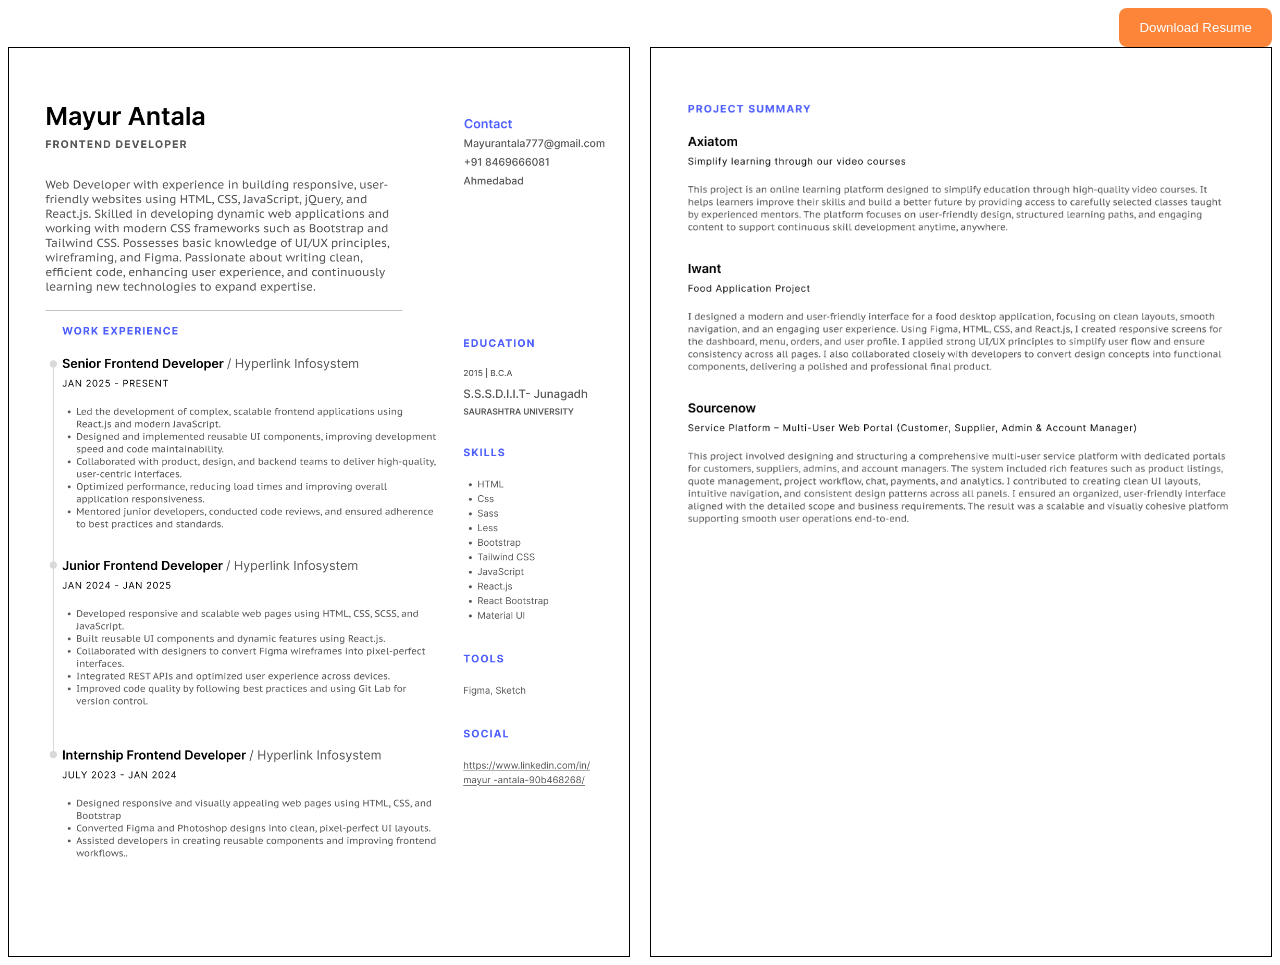
<file: resume.html>
<!DOCTYPE html>
<html lang="en">

<head>
    <meta charset="UTF-8">
    <meta name="viewport" content="width=device-width, initial-scale=1.0">
    <title>Resume</title>
    <style>
        .resume-box .box {
            width: 100%;
            height: auto;
            border: 1px solid;
        }

        .resume-box {
            display: flex;
            gap: 20px;
            width: 100%;
            /* height: 100vh; */
            max-width: 1400px;
            margin: auto;
        }

        .resume-box img {
            width: 100%;
            height: 100%;
            object-fit: contain;
        }

        .btn01{
            padding: 12px 20px;
            border-radius: 8px;
            background-color: #fd853a;
            color: #ffffff;
            border: 0;
            float: right;
        }
    </style>
</head>

<body>
    <a href="Resume-MayurAntala_WebDevloper.pdf" download>
        <button class="btn01">Download Resume</button>
    </a>

    <div class="resume-box">
        <div class="box">
            <img src="ResumeTemplateMayur.png" alt="">
        </div>
        <div class="box">
            <img src="ResumeTemplateMayur2.png" alt="">
        </div>
    </div>
</body>

</html>
</file>
